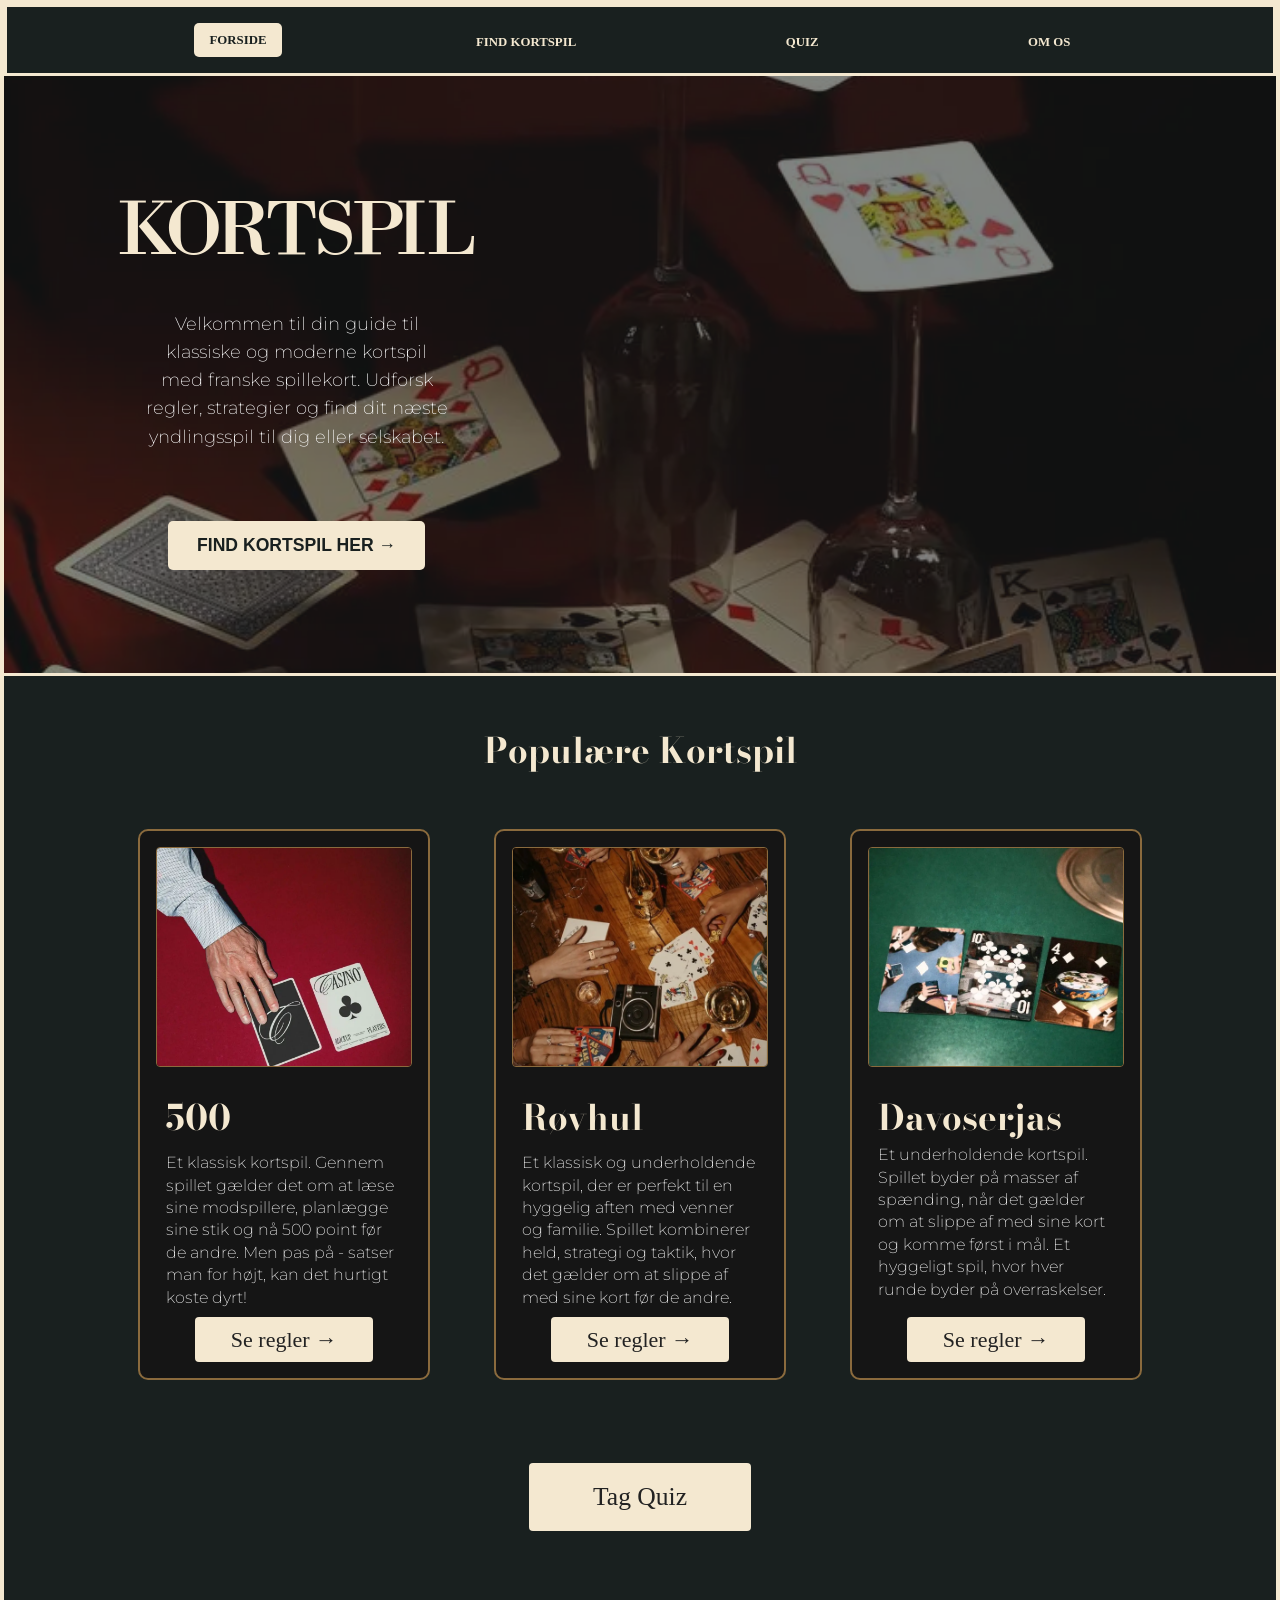
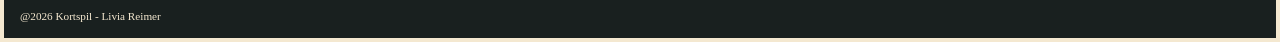
<file: index.html>
<!DOCTYPE html>
<html lang="da">

<head>
    <meta charset="UTF-8">
    <meta name="robots" content="noindex">
    <link rel="stylesheet" href="style.css">
    <link rel="stylesheet" href="layout.css">
    <meta name="viewport" content="width=device-width, initial-scale=1.0">
    <link rel="preconnect" href="https://fonts.googleapis.com">
    <link rel="preconnect" href="https://fonts.gstatic.com" crossorigin>
    <link
        href="https://fonts.googleapis.com/css2?family=Archivo+Black&family=Chewy&family=Montserrat:ital,wght@0,100..900;1,100..900&display=swap"
        rel="stylesheet">
    <link rel="preconnect" href="https://fonts.googleapis.com">
    <link rel="preconnect" href="https://fonts.gstatic.com" crossorigin>
    <link
        href="https://fonts.googleapis.com/css2?family=Archivo+Black&family=Bodoni+Moda:ital,opsz,wght@0,6..96,400..900;1,6..96,400..900&family=Chewy&family=Montserrat:ital,wght@0,100..900;1,100..900&display=swap"
        rel="stylesheet">
    <title>Forside</title>
    <link rel="icon" type="image/x-icon" href="img/favicon (1).ico">
</head>

<body>
    <header>
        <nav>
            <ul class="navbar">
                <li><a href="index.html" class="nav-item-active">Forside</a></li>
                <li><a href="findkortspil.html" class="nav-item">Find Kortspil</a></li>
                <li><a href="#" class="nav-item">Quiz</a></li>
                <li><a href="#" class="nav-item">Om os</a>
                </li>
            </ul>
        </nav>
    </header>
    <main>
        <section class="heroindex">
            <div class="hero_content">
                <div>
                    <h1>KORTSPIL</h1>
                </div>
                <div>
                    <p>
                        Velkommen til din guide til klassiske og moderne kortspil med franske spillekort. Udforsk
                        regler, strategier og find dit
                        næste yndlingsspil til dig eller&nbsp;selskabet.
                    </p>
                </div>
                <div>
                    <a href="findkortspil.html" class="hero-button">FIND KORTSPIL HER →</a>
                </div>
            </div>
        </section>
        <div>
            <h2 class="popularcardsh2">Populære Kortspil</h2>
        </div>
        <div class="kortspil-container">
            <div>
                <article class="card">
                    <div>
                        <img class="card-image" src="img/500.webp" alt="femhundrede">
                    </div>
                    <div>
                        <h2 class="femhundredeoverskrift">500</h2>
                    </div>
                    <div>
                        <p class="femhundredep">Et klassisk kortspil. Gennem
                            spillet gælder det om
                            at læse sine modspillere,
                            planlægge sine stik og nå 500 point før de andre. Men pas på - satser man for højt, kan
                            det hurtigt koste dyrt!
                        </p>
                    </div>
                    <div><a href="femhundrede.html" class="card-button">Se regler →</a></div>
                </article>
                <article class="card">
                    <div>
                        <img class="card-image" src="img/roevhul.webp" alt="Roevhul">
                    </div>
                    <div>
                        <h2 class="femhundredeoverskrift">Røvhul</h2>
                    </div>
                    <div>
                        <p class="femhundredep">Et klassisk og underholdende kortspil, der er perfekt til en hyggelig
                            aften med venner og
                            familie. Spillet kombinerer
                            held, strategi og taktik, hvor det gælder om at slippe af med sine kort før de andre.
                        </p>
                    </div>
                    <div>
                        <a href="#" class="card-button">Se regler →</a>
                    </div>
                </article>
                <article class="card">
                    <div><img class="card-image" src="img/davoserjas.webp" alt="davoserjas"></div>
                    <div>
                        <div>
                            <h2 class="femhundredeoverskrift">Davoserjas</h2>
                        </div>
                        <p class="femhundredep">Et underholdende kortspil. Spillet byder på masser af
                            spænding, når det gælder om at slippe af med sine kort og komme først i mål. Et
                            hyggeligt spil, hvor hver runde byder på&nbsp;overraskelser.</p>
                    </div>
                    <div>
                        <a href="#" class="card-button">Se regler →</a>
                    </div>
                </article>
                <div>
                    <a href="#" class="tagquiz">Tag Quiz</a>
                </div>
            </div>
        </div>

    </main>
    <footer class="footer">@2026 Kortspil - Livia Reimer</footer>





</body>

</html>
</file>
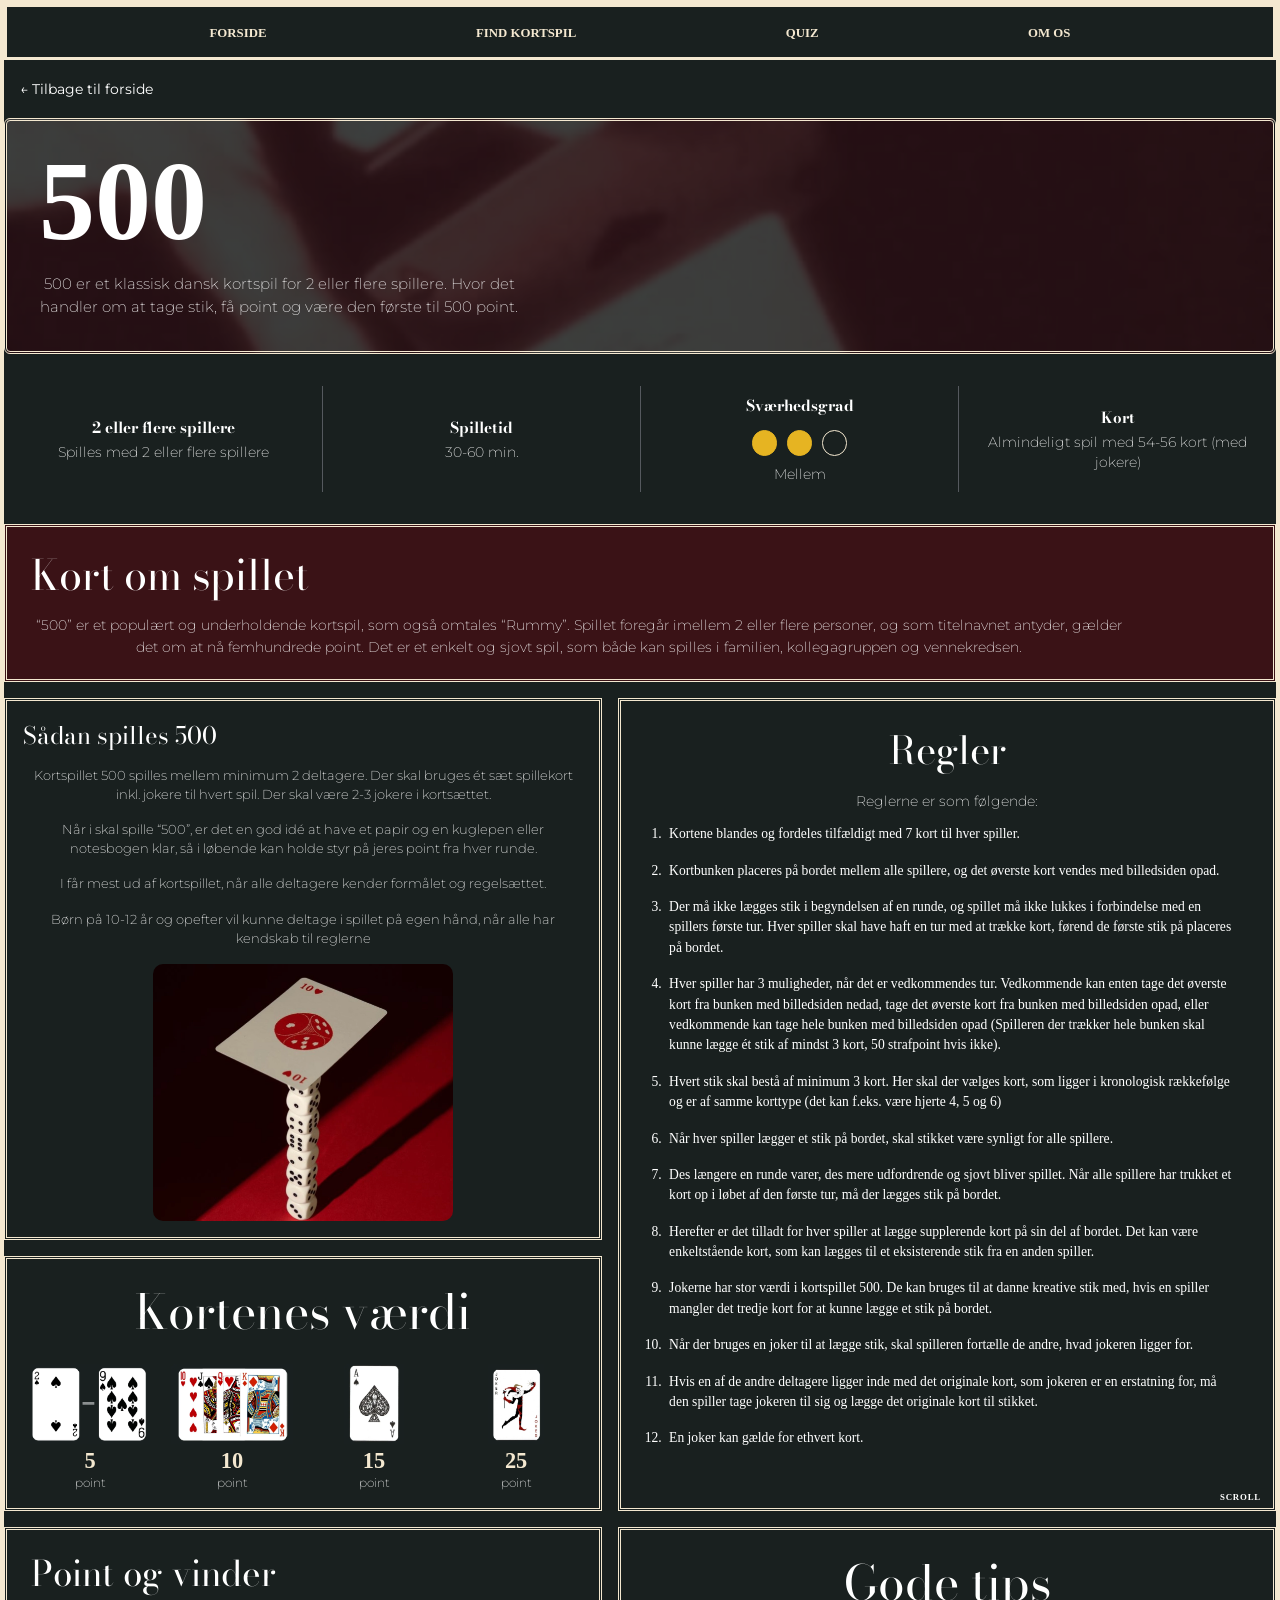
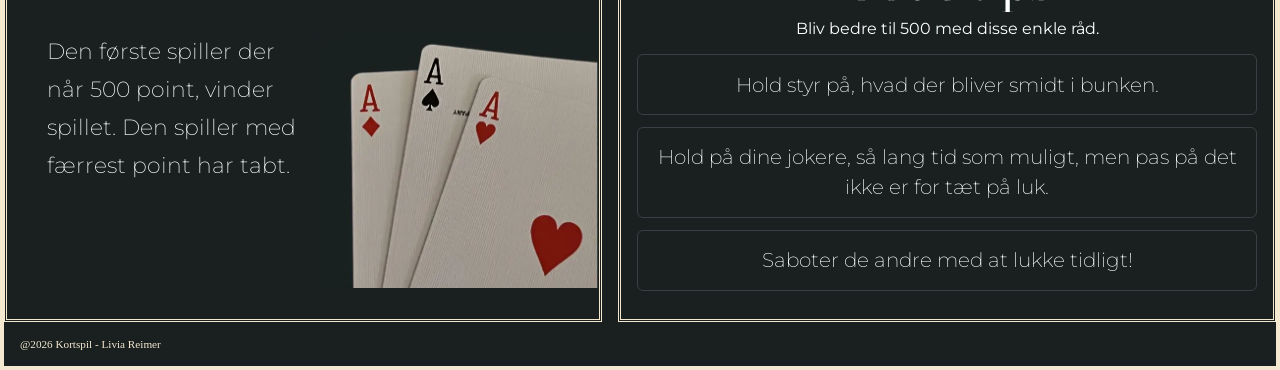
<file: femhundrede.html>
<!DOCTYPE html>
<html lang="da">

<head>
    <meta charset="UTF-8">
    <meta name="robots" content="noindex">
    <meta name="viewport" content="width=device-width, initial-scale=1.0">
    <link rel="stylesheet" href="style.css">
    <link rel="stylesheet" href="layout.css">
    <link rel="preconnect" href="https://fonts.googleapis.com">
    <link rel="preconnect" href="https://fonts.gstatic.com" crossorigin>
    <link
        href="https://fonts.googleapis.com/css2?family=Archivo+Black&family=Chewy&family=Montserrat:ital,wght@0,100..900;1,100..900&display=swap"
        rel="stylesheet">
    <title>500</title>
    <link rel="icon" type="image/x-icon" href="img/favicon (1).ico">
</head>

<body>
    <header>
        <nav>
            <ul class="navbar">
                <li><a href="index.html" class="nav-item">Forside</a></li>
                <li><a href="findkortspil.html" class="nav-item">Find Kortspil</a></li>
                <li><a href="#" class="nav-item">Quiz</a></li>
                <li><a href="#" class="nav-item">Om os</a>
                </li>
            </ul>
        </nav>
    </header>
    <main class="side-500">
        <a href="index.html" class="tilbage">← Tilbage til forside</a>
        <section class="gameintro">
            <h1>500</h1>
            <p>500 er et klassisk dansk kortspil for 2 eller flere spillere. Hvor det handler om at tage stik, få point
                og være den
                første til 500 point.</p>
        </section>
        <section class="gameinfo">
            <div class="info-item">
                <h2>2 eller flere spillere</h2>
                <p>Spilles med 2 eller flere spillere</p>
            </div>

            <div class="info-item">
                <h2>Spilletid</h2>
                <p>30-60 min.</p>
            </div>
            <div class="info-item">
                <h2>Sværhedsgrad</h2>
                <div class="difficulty-level2-femhundrede">
                    <span></span>
                    <span></span>
                    <span></span>
                </div>
                <p>Mellem</p>
            </div>
            <div class="info-item">
                <h2>Kort</h2>
                <p>Almindeligt spil med 54-56 kort (med jokere)</p>
            </div>

        </section>

        <section class="about-game">

            <h2>Kort om spillet</h2>
            <p>“500” er et populært og underholdende kortspil, som også omtales “Rummy”. Spillet foregår imellem 2 eller
                flere
                personer, og som titelnavnet antyder, gælder det om at nå femhundrede point. Det er et enkelt og sjovt
                spil, som både
                kan spilles i familien, kollegagruppen og vennekredsen.</p>
        </section>
        <section class="howto">
            <h2>Sådan spilles 500</h2>
            <p>Kortspillet 500 spilles mellem minimum 2 deltagere. Der skal bruges ét sæt spillekort inkl. jokere til
                hvert spil. Der
                skal være 2-3 jokere i kortsættet.</p>
            <p>Når i skal spille “500”, er det en god idé at have et papir og en kuglepen eller notesbogen klar, så i
                løbende kan holde
                styr på jeres point fra hver runde.</p>
            <p>I får mest ud af kortspillet, når alle deltagere kender formålet og regelsættet.
            </p>
            <p>Børn på 10-12 år og opefter vil kunne deltage i spillet på egen hånd, når alle har kendskab til reglerne
            </p>
            <img src="img/saadanspilles.webp" alt="Saadan spilles">
        </section>
        <section class="rules">
            <h2>Regler</h2>
            <p>Reglerne er som følgende:</p>
            <ol>
                <li>Kortene blandes og fordeles tilfældigt med 7 kort til hver spiller.</li>
                <li>Kortbunken placeres på bordet mellem alle spillere, og det øverste kort vendes med billedsiden opad.
                </li>
                <li>Der må ikke lægges stik i begyndelsen af en runde, og spillet må ikke lukkes i forbindelse med en
                    spillers første tur.
                    Hver spiller skal have haft en tur med at trække kort, førend de første stik på placeres på bordet.
                </li>
                <li>Hver spiller har 3 muligheder, når det er vedkommendes tur. Vedkommende kan enten tage det øverste
                    kort fra bunken med
                    billedsiden nedad, tage det øverste kort fra bunken med billedsiden opad, eller vedkommende kan tage
                    hele bunken med
                    billedsiden opad (Spilleren der trækker hele bunken skal kunne lægge ét stik af mindst 3 kort, 50
                    strafpoint hvis ikke).</li>
                <li>Hvert stik skal bestå af minimum 3 kort. Her skal der vælges kort, som ligger i kronologisk
                    rækkefølge og er af samme
                    korttype (det kan f.eks. være hjerte 4, 5 og 6)
                </li>
                <li>Når hver spiller lægger et stik på bordet, skal stikket være synligt for alle spillere.</li>
                <li>Des længere en runde varer, des mere udfordrende og sjovt bliver spillet. Når alle spillere har
                    trukket et kort op i
                    løbet af den første tur, må der lægges stik på bordet.
                </li>
                <li>Herefter er det tilladt for hver spiller at lægge supplerende kort på sin del af bordet. Det kan
                    være enkeltstående
                    kort, som kan lægges til et eksisterende stik fra en anden spiller.</li>
                <li>Jokerne har stor værdi i kortspillet 500. De kan bruges til at danne kreative stik med, hvis en
                    spiller mangler det
                    tredje kort for at kunne lægge et stik på bordet.</li>
                <li>Når der bruges en joker til at lægge stik, skal spilleren fortælle de andre, hvad jokeren ligger
                    for.</li>
                <li>Hvis en af de andre deltagere ligger inde med det originale kort, som jokeren er en erstatning for,
                    må den spiller tage
                    jokeren til sig og lægge det originale kort til stikket.</li>
                <li>En joker kan gælde for ethvert kort.</li>
                <li>Alle ens stik og kort der lægges til, skal placeres på bordet ud for ens plads, så det er nemt at
                    kunne tælle point
                    efter hver runde.
                </li>
                <li>En runde afsluttes eller lukkes, når én af spillerne ikke har flere kort på sin hånd.</li>
            </ol>
        </section>
        <section class="card-values">
            <h2>Kortenes værdi</h2>
            <div class="value-item">
                <div class="cards500">
                    <img src="img/fempoint.webp" alt="5">
                </div>
                <h3>5</h3>
                <p>point</p>
            </div>
            <div class="value-item">
                <img src="img/tipoint.webp" alt="10">
                <h3>10</h3>
                <p>point</p>
            </div>
            <div class="value-item">
                <img src="img/femtempoint.webp" alt="15">
                <h3>15</h3>
                <p>point</p>
            </div>
            <div class="value-item">
                <img src="img/femogtyvepoint.webp" alt="25">
                <h3>25</h3>
                <p>point</p>
            </div>
        </section>
        <section class="points-winner">
            <h2>Point og vinder</h2>
            <p>Den første spiller der når 500 point, vinder spillet. Den spiller med færrest point har tabt.</p>
            <div class="winner-image">
                <img src="img/pointogvinder.webp" alt="vinder">
            </div>
        </section>
        <section class="tips">
            <h2>Gode tips</h2>

            <h3>Bliv bedre til 500 med disse enkle råd.</h3>
            <div class="tip">
                <p>Hold styr på, hvad der bliver smidt i bunken.
                </p>
            </div>
            <div class="tip">
                <p>Hold på dine jokere, så lang tid som muligt, men pas på det ikke er for tæt på luk.</p>
            </div>
            <div class="tip">
                <p>Saboter de andre med at lukke tidligt!</p>
            </div>
        </section>
    </main>
    <footer class="footer">@2026 Kortspil - Livia Reimer</footer>

</body>

</html>
</file>
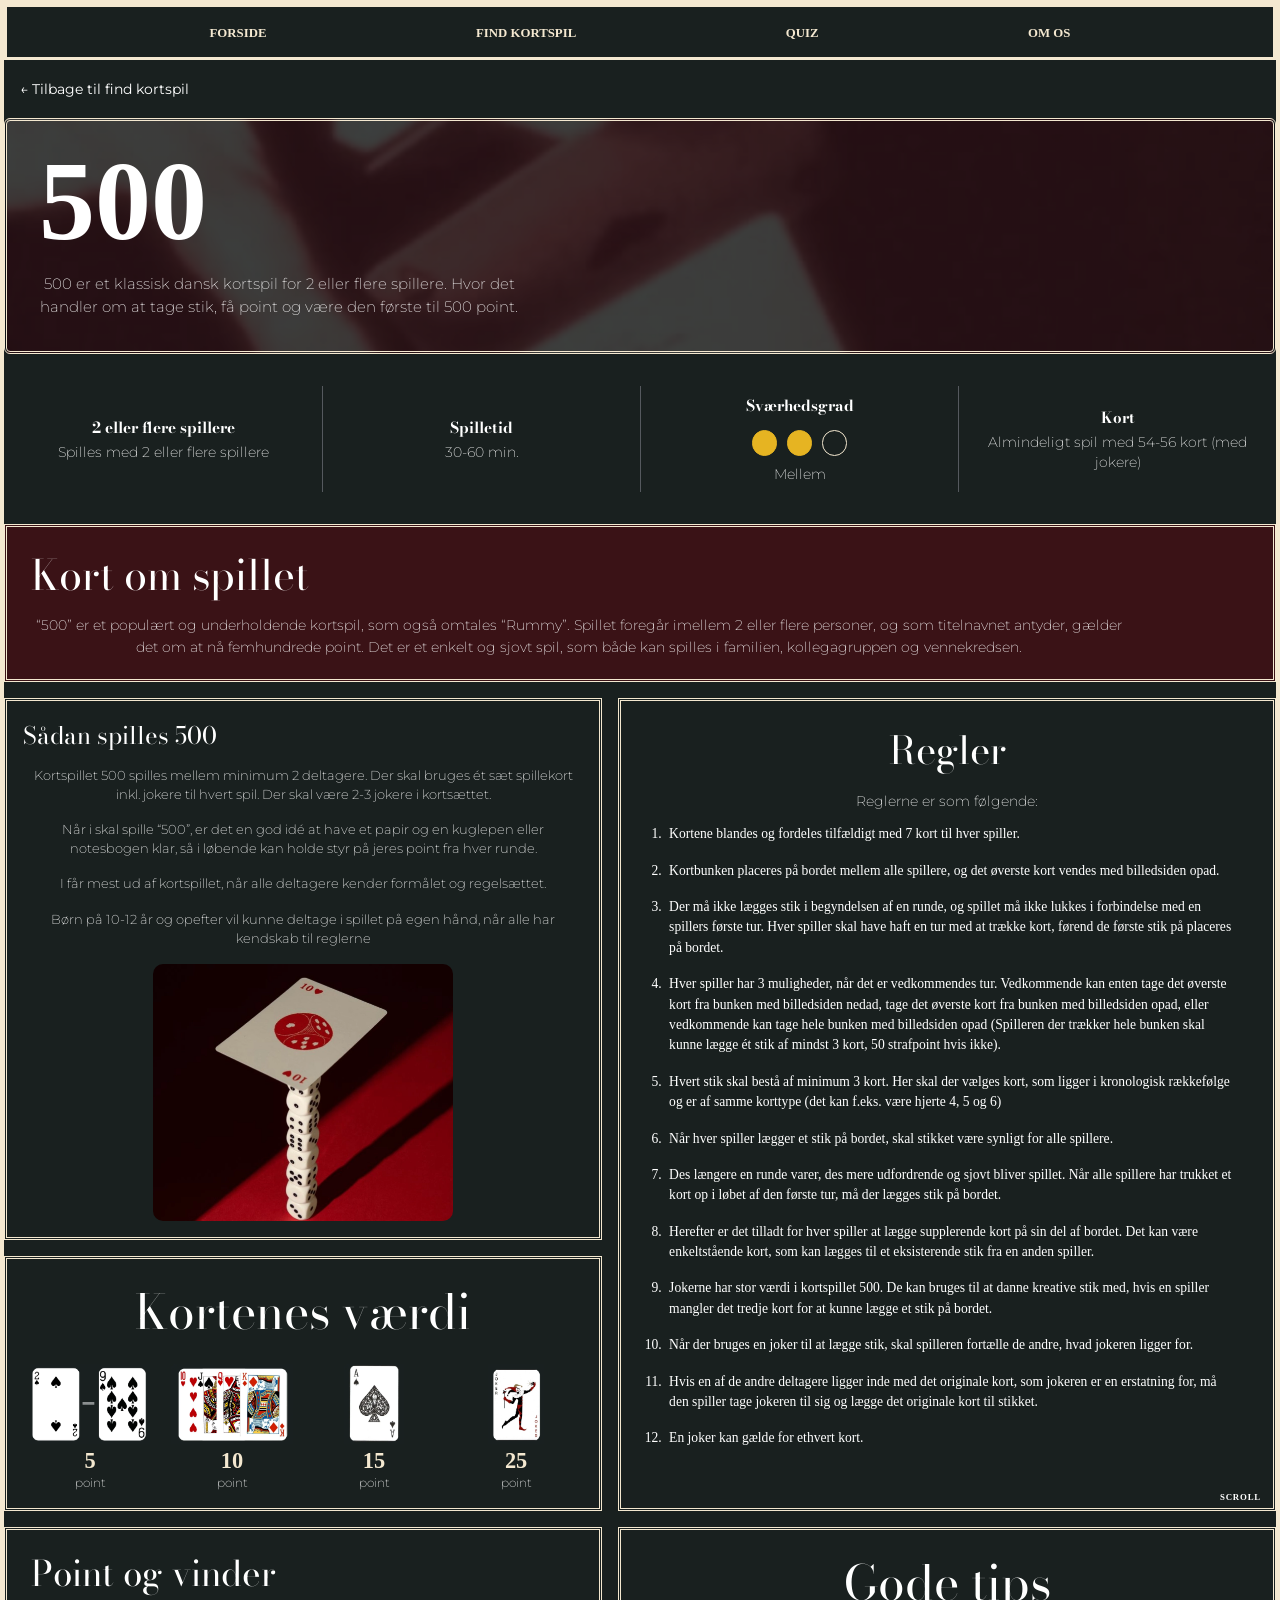
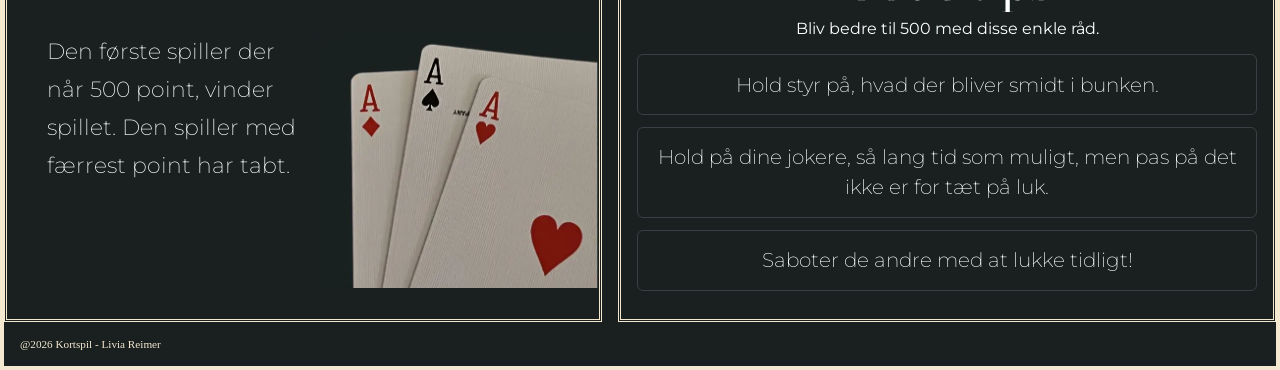
<file: femhundredecopy.html>
<!DOCTYPE html>
<html lang="da">

<head>
    <meta charset="UTF-8">
    <meta name="robots" content="noindex">
    <meta name="viewport" content="width=device-width, initial-scale=1.0">
    <link rel="stylesheet" href="style.css">
    <link rel="stylesheet" href="layout.css">
    <link rel="preconnect" href="https://fonts.googleapis.com">
    <link rel="preconnect" href="https://fonts.gstatic.com" crossorigin>
    <link
        href="https://fonts.googleapis.com/css2?family=Archivo+Black&family=Chewy&family=Montserrat:ital,wght@0,100..900;1,100..900&display=swap"
        rel="stylesheet">
    <title>500</title>
    <link rel="icon" type="image/x-icon" href="img/favicon (1).ico">
</head>

<body>
    <header>
        <nav>
            <ul class="navbar">
                <li><a href="index.html" class="nav-item">Forside</a></li>
                <li><a href="findkortspil.html" class="nav-item">Find Kortspil</a></li>
                <li><a href="#" class="nav-item">Quiz</a></li>
                <li><a href="#" class="nav-item">Om os</a>
                </li>
            </ul>
        </nav>
    </header>
    <main class="side-500">
        <a href="findkortspil.html" class="tilbage">← Tilbage til find kortspil</a>
        <section class="gameintro">
            <h1>500</h1>
            <p>500 er et klassisk dansk kortspil for 2 eller flere spillere. Hvor det handler om at tage stik, få point
                og være den
                første til 500 point.</p>
        </section>
        <section class="gameinfo">
            <div class="info-item">
                <h2>2 eller flere spillere</h2>
                <p>Spilles med 2 eller flere spillere</p>
            </div>

            <div class="info-item">
                <h2>Spilletid</h2>
                <p>30-60 min.</p>
            </div>
            <div class="info-item">
                <h2>Sværhedsgrad</h2>
                <div class="difficulty-level2-femhundrede">
                    <span></span>
                    <span></span>
                    <span></span>
                </div>
                <p>Mellem</p>
            </div>
            <div class="info-item">
                <h2>Kort</h2>
                <p>Almindeligt spil med 54-56 kort (med jokere)</p>
            </div>

        </section>

        <section class="about-game">

            <h2>Kort om spillet</h2>
            <p>“500” er et populært og underholdende kortspil, som også omtales “Rummy”. Spillet foregår imellem 2 eller
                flere
                personer, og som titelnavnet antyder, gælder det om at nå femhundrede point. Det er et enkelt og sjovt
                spil, som både
                kan spilles i familien, kollegagruppen og vennekredsen.</p>
        </section>
        <section class="howto">
            <h2>Sådan spilles 500</h2>
            <p>Kortspillet 500 spilles mellem minimum 2 deltagere. Der skal bruges ét sæt spillekort inkl. jokere til
                hvert spil. Der
                skal være 2-3 jokere i kortsættet.</p>
            <p>Når i skal spille “500”, er det en god idé at have et papir og en kuglepen eller notesbogen klar, så i
                løbende kan holde
                styr på jeres point fra hver runde.</p>
            <p>I får mest ud af kortspillet, når alle deltagere kender formålet og regelsættet.
            </p>
            <p>Børn på 10-12 år og opefter vil kunne deltage i spillet på egen hånd, når alle har kendskab til reglerne
            </p>
            <img src="img/saadanspilles.webp" alt="Saadan spilles">
        </section>
        <section class="rules">
            <h2>Regler</h2>
            <p>Reglerne er som følgende:</p>
            <ol>
                <li>Kortene blandes og fordeles tilfældigt med 7 kort til hver spiller.</li>
                <li>Kortbunken placeres på bordet mellem alle spillere, og det øverste kort vendes med billedsiden opad.
                </li>
                <li>Der må ikke lægges stik i begyndelsen af en runde, og spillet må ikke lukkes i forbindelse med en
                    spillers første tur.
                    Hver spiller skal have haft en tur med at trække kort, førend de første stik på placeres på bordet.
                </li>
                <li>Hver spiller har 3 muligheder, når det er vedkommendes tur. Vedkommende kan enten tage det øverste
                    kort fra bunken med
                    billedsiden nedad, tage det øverste kort fra bunken med billedsiden opad, eller vedkommende kan tage
                    hele bunken med
                    billedsiden opad (Spilleren der trækker hele bunken skal kunne lægge ét stik af mindst 3 kort, 50
                    strafpoint hvis ikke).</li>
                <li>Hvert stik skal bestå af minimum 3 kort. Her skal der vælges kort, som ligger i kronologisk
                    rækkefølge og er af samme
                    korttype (det kan f.eks. være hjerte 4, 5 og 6)
                </li>
                <li>Når hver spiller lægger et stik på bordet, skal stikket være synligt for alle spillere.</li>
                <li>Des længere en runde varer, des mere udfordrende og sjovt bliver spillet. Når alle spillere har
                    trukket et kort op i
                    løbet af den første tur, må der lægges stik på bordet.
                </li>
                <li>Herefter er det tilladt for hver spiller at lægge supplerende kort på sin del af bordet. Det kan
                    være enkeltstående
                    kort, som kan lægges til et eksisterende stik fra en anden spiller.</li>
                <li>Jokerne har stor værdi i kortspillet 500. De kan bruges til at danne kreative stik med, hvis en
                    spiller mangler det
                    tredje kort for at kunne lægge et stik på bordet.</li>
                <li>Når der bruges en joker til at lægge stik, skal spilleren fortælle de andre, hvad jokeren ligger
                    for.</li>
                <li>Hvis en af de andre deltagere ligger inde med det originale kort, som jokeren er en erstatning for,
                    må den spiller tage
                    jokeren til sig og lægge det originale kort til stikket.</li>
                <li>En joker kan gælde for ethvert kort.</li>
                <li>Alle ens stik og kort der lægges til, skal placeres på bordet ud for ens plads, så det er nemt at
                    kunne tælle point
                    efter hver runde.
                </li>
                <li>En runde afsluttes eller lukkes, når én af spillerne ikke har flere kort på sin hånd.</li>
            </ol>
        </section>
        <section class="card-values">
            <h2>Kortenes værdi</h2>
            <div class="value-item">
                <div class="cards500">
                    <img src="img/fempoint.webp" alt="5">
                </div>
                <h3>5</h3>
                <p>point</p>
            </div>
            <div class="value-item">
                <img src="img/tipoint.webp" alt="10">
                <h3>10</h3>
                <p>point</p>
            </div>
            <div class="value-item">
                <img src="img/femtempoint.webp" alt="15">
                <h3>15</h3>
                <p>point</p>
            </div>
            <div class="value-item">
                <img src="img/femogtyvepoint.webp" alt="25">
                <h3>25</h3>
                <p>point</p>
            </div>
        </section>
        <section class="points-winner">
            <h2>Point og vinder</h2>
            <p>Den første spiller der når 500 point, vinder spillet. Den spiller med færrest point har tabt.</p>
            <div class="winner-image">
                <img src="img/pointogvinder.webp" alt="vinder">
            </div>
        </section>
        <section class="tips">
            <h2>Gode tips</h2>

            <h3>Bliv bedre til 500 med disse enkle råd.</h3>
            <div class="tip">
                <p>Hold styr på, hvad der bliver smidt i bunken.
                </p>
            </div>
            <div class="tip">
                <p>Hold på dine jokere, så lang tid som muligt, men pas på det ikke er for tæt på luk.</p>
            </div>
            <div class="tip">
                <p>Saboter de andre med at lukke tidligt!</p>
            </div>
        </section>
    </main>
    <footer class="footer">@2026 Kortspil - Livia Reimer</footer>

</body>

</html>
</file>
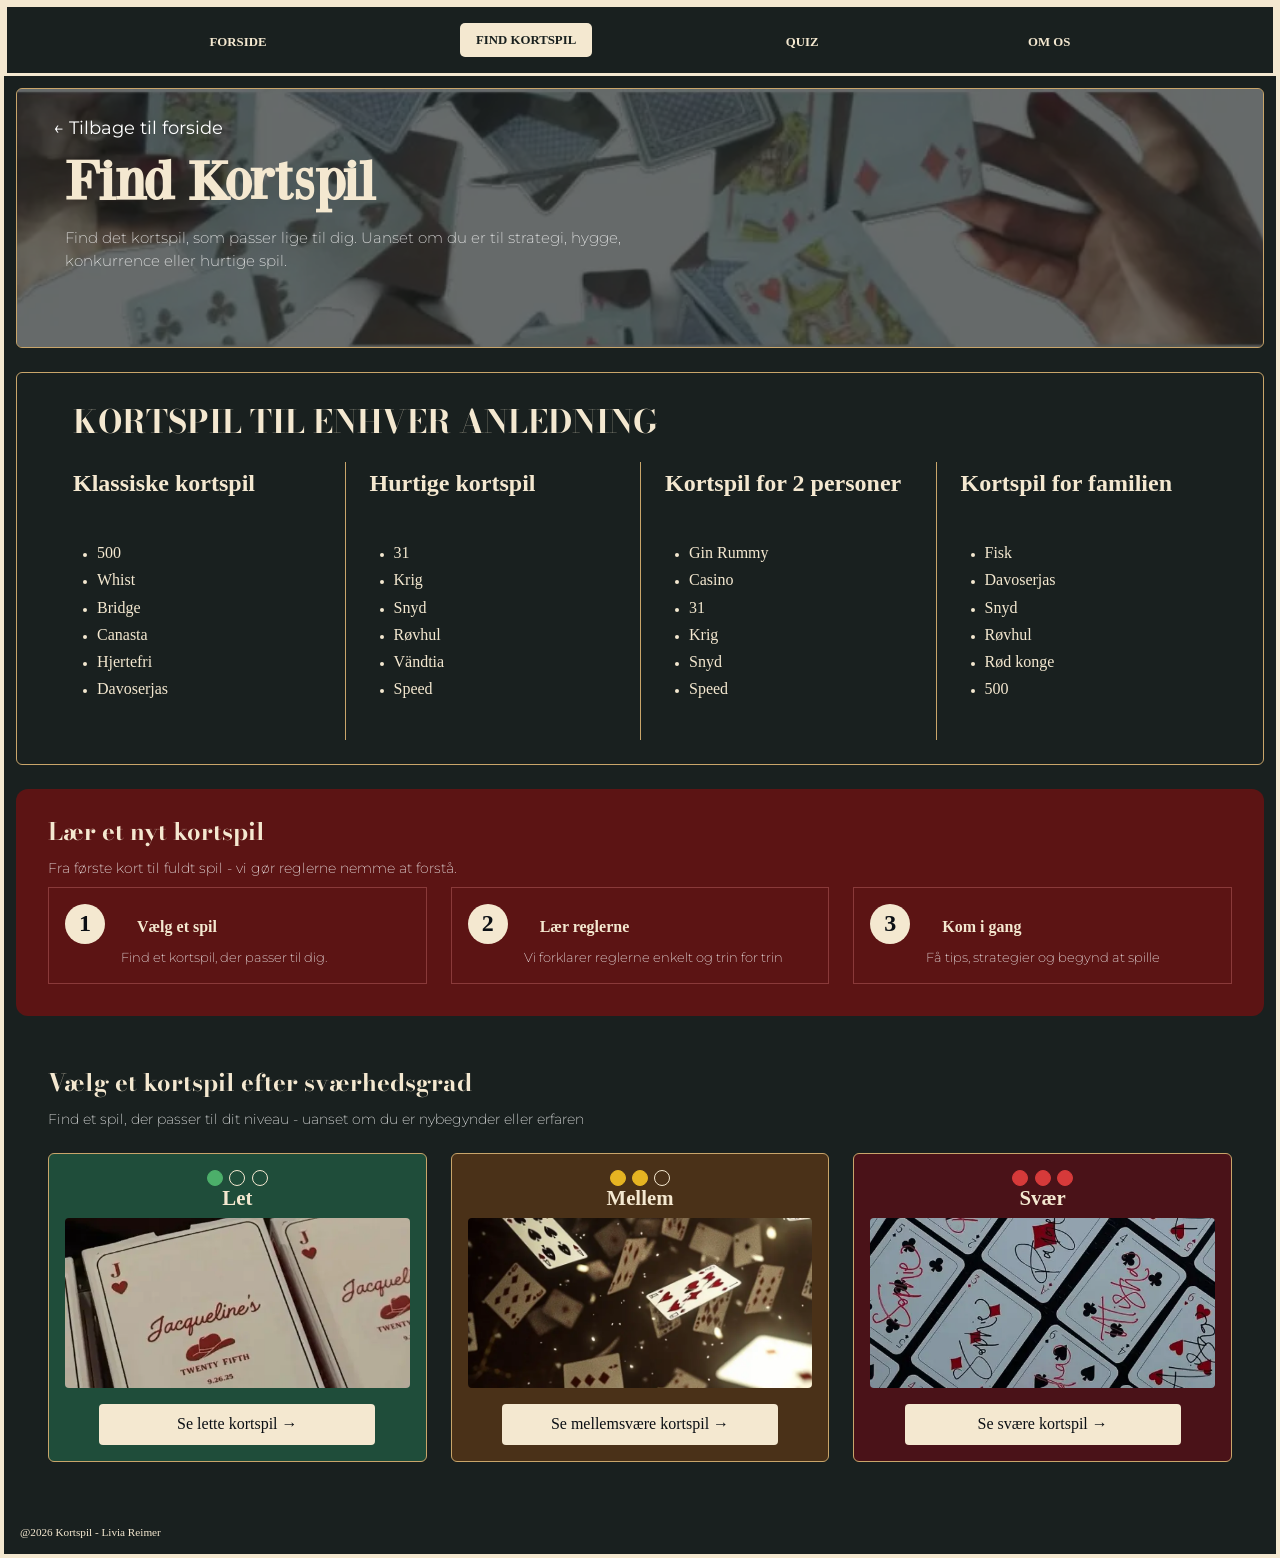
<file: findkortspil.html>
<!DOCTYPE html>
<html lang="da">

<head>
    <meta charset="UTF-8">
    <meta name="robots" content="noindex">
    <link rel="stylesheet" href="style.css">
    <link rel="stylesheet" href="layout.css">
    <meta name="viewport" content="width=device-width, initial-scale=1.0">
    <link rel="preconnect" href="https://fonts.googleapis.com">
    <link rel="preconnect" href="https://fonts.gstatic.com" crossorigin>
    <link
        href="https://fonts.googleapis.com/css2?family=Archivo+Black&family=Chewy&family=Montserrat:ital,wght@0,100..900;1,100..900&display=swap"
        rel="stylesheet">
    <title>findkortspil</title>
    <link rel="icon" type="image/x-icon" href="img/favicon (1).ico">
</head>

<body>
    <header>
        <nav>
            <ul class="navbar">
                <li><a href="index.html" class="nav-item">Forside</a></li>
                <li><a href="findkortspil.html" class="nav-item-active">Find Kortspil</a></li>
                <li><a href="#" class="nav-item">Quiz</a></li>
                <li><a href="#" class="nav-item">Om os</a>
                </li>
            </ul>
        </nav>
    </header>
    <main>
        <section class="hero-findkortspil">
            <div class="hero_content2">
                <div>
                    <a href="index.html" class="tilbage"> ← Tilbage til forside </a>
                </div>

                <div>
                    <h1 class="findkortspilh1">Find Kortspil</h1>
                </div>
                <div>
                    <p>
                        Find det kortspil, som passer lige til dig. Uanset om du er til strategi, hygge, konkurrence
                        eller hurtige spil.
                    </p>
                </div>
            </div>
            <div class="hero-image">
                <div>
                    <img class="findkortimg" src="img/findkortspil.webp" alt="Find kortspil">
                </div>
            </div>
        </section>
        <section class="punkter">
            <h2>Kortspil til enhver&nbsp;anledning</h2>

            <div class="category">
                <h3 class="punkterh3">Klassiske kortspil</h3>
                <div>
                    <ul class="punktformercategory">
                        <li><a href="femhundredecopy.html">500</a></li>
                        <li><a href="#.html">Whist</a></li>
                        <li><a href="#.html">Bridge</a></li>
                        <li><a href="#.html">Canasta</a></li>
                        <li><a href="#.html">Hjertefri</a></li>
                        <li><a href="#.html">Davoserjas</a></li>
                    </ul>
                </div>
            </div>
            <div class="category">
                <h3 class="punkterh3">Hurtige kortspil</h3>
                <div>
                    <ul class="punktformercategory">
                        <li><a href="#.html">31</a></li>
                        <li><a href="#.html">Krig</a></li>
                        <li><a href="#.html">Snyd</a></li>
                        <li><a href="#.html">Røvhul</a></li>
                        <li><a href="#.html">Vändtia</a></li>
                        <li><a href="#.html">Speed</a></li>
                    </ul>
                </div>
            </div>
            <div class="category">
                <h3 class="punkterh3">Kortspil&nbsp;for&nbsp;2&nbsp;personer</h3>
                <div>
                    <ul class="punktformercategory">
                        <li><a href="#.html">Gin Rummy</a></li>
                        <li><a href="#.html">Casino</a></li>
                        <li><a href="#.html">31</a></li>
                        <li><a href="#.html">Krig</a></li>
                        <li><a href="#.html">Snyd</a></li>
                        <li><a href="#.html">Speed</a></li>
                    </ul>
                </div>
            </div>
            <div class="category">
                <h3 class="punkterh3">Kortspil&nbsp;for&nbsp;familien</h3>
                <div>
                    <ul class="punktformercategory">
                        <li><a href="#.html">Fisk</a></li>
                        <li><a href="#.html">Davoserjas</a></li>
                        <li><a href="#.html">Snyd</a></li>
                        <li><a href="#.html">Røvhul</a></li>
                        <li><a href="#.html">Rød konge</a></li>
                        <li><a href="femhundredecopy.html">500</a></li>
                    </ul>
                </div>
            </div>
        </section>

        <section class="steps">
            <h2>Lær et nyt kortspil</h2>
            <p>
                Fra første kort til fuldt spil - vi gør reglerne nemme at forstå.
            </p>
            <div class="step">
                <div class="number">1</div>
                <h3 class="steph3">Vælg et spil</h3>
                <p class="stepp">Find et kortspil, der passer til dig.</p>
            </div>
            <div class="step">
                <div class="number">2</div>
                <h3 class="steph3">Lær reglerne</h3>
                <p class="stepp">Vi forklarer reglerne enkelt og trin for trin</p>
            </div>
            <div class="step">
                <div class="number">3</div>
                <h3 class="steph3">Kom i gang</h3>
                <p class="stepp">Få tips, strategier og begynd at spille</p>
            </div>
        </section>
        <section class="levelcard">
            <h2 class="levelcardh2">Vælg et kortspil<br> efter sværhedsgrad</h2>
            <p>Find et spil, der passer til dit niveau - uanset om du er nybegynder eller erfaren</p>
            <div class="difficulty-card1">
                <div class="difficulty-level1">
                    <span></span>
                    <span></span>
                    <span></span>
                </div>
                <h3>Let</h3>
                <img src="img/let.webp" alt="Let">
                <a href="#">Se lette kortspil →</a>
            </div>
            <div class="difficulty-card2">
                <div class="difficulty-level2">
                    <span></span>
                    <span></span>
                    <span></span>
                </div>
                <h3>Mellem</h3>
                <img src="img/mellem.webp" alt="Mellem">
                <a href="#">Se mellemsvære kortspil →</a>
            </div>
            <div class="difficulty-card3">
                <div class="difficulty-level3">
                    <span></span>
                    <span></span>
                    <span></span>
                </div>
                <h3>Svær</h3>
                <img src="img/svær.webp" alt="Svær">
                <a href="#">Se svære kortspil →</a>
            </div>
        </section>
    </main>
    <footer class="footer">@2026 Kortspil - Livia Reimer</footer>

</body>

</html>
</file>
<file: style.css>
/*************** Reset *********************/

/*Til h2*/
@import url("https://fonts.googleapis.com/css2?family=Archivo+Black&family=Bodoni+Moda:ital,opsz,wght@0,6..96,400..900;1,6..96,400..900&family=Chewy&family=Montserrat:ital,wght@0,100..900;1,100..900&display=swap");

/*Til P*/
@import url("https://fonts.googleapis.com/css2?family=Archivo+Black&family=Chewy&family=Montserrat:ital,wght@0,100..900;1,100..900&display=swap");
* {
  margin: 0;
  padding: 0;
  box-sizing: border-box;
}

img {
  width: 100%;
  height: auto;
  display: block;
}

/*******fonts*****/

p {
  font-family: "Montserrat", sans-serif;
}

@font-face {
  font-family: "Bodoni";
  src: url(./fonts/bodonixt-webfont.woff);
  font-weight: normal;
  font-style: normal;
}

h2 {
  font-family: "Bodoni Moda", serif;
  color: #f4e8d0;
  font-size: 35px;
}

/***********Body***********/
body {
  background-color: #19201f;
  margin: 0;
  padding: 0;
  border: 4px solid #f4e8d0;
  min-height: 100vh;
  box-sizing: border-box;
}

/***************P TEKST**********************/

p {
  color: white;
  font-size: 20px;
  line-height: 1.5;
  text-align: center;
  font-weight: 200;
}
/*MENU */

.navbar {
  background-color: #19201f;
  border: 3px solid #f4e8d0;
  border-radius: 0%;
  list-style: none;
  width: 100%;
  display: flex;
  align-items: center;
  justify-content: center;
  gap: 8px;
  padding: 10px;
  box-sizing: border-box;
}

.nav-item {
  color: #f4e8d0;

  font-family: Georgia, "Times New Roman", serif;
  font-size: 16px;
  font-weight: 700;

  text-decoration: none;

  padding: 10px 8px;
}

.nav-item-active {
  background-color: #f4e8d0;
  color: #19201f;

  font-family: Georgia, "Times New Roman", serif;
  font-size: 16px;
  font-weight: 700;

  text-decoration: none;
  border-radius: 5px;

  padding: 10px 15px;
  display: block;
}

/* HERO - STYLE*/

.heroindex {
  background-color: #19201f;
  position: relative;
  width: 100%;
  min-height: 600px;
  overflow: hidden;
  border-bottom: 3px solid #f4e8d0;
}

/* BAGGRUNDSBILLEDET*/

.heroindex::before {
  content: "";
  position: absolute;

  inset: 0;

  background-image: url("img/forside.webp");
  background-size: cover;
  background-position: center center;
  background-repeat: no-repeat;

  opacity: 0.45;

  z-index: 0;
}

/* OVERSKRIFT */

.hero_content {
  position: relative;
  z-index: 1;

  width: 90%;
  margin: 0 auto;
  padding-top: 30px;

  display: flex;
  flex-direction: column;
  align-items: center;
}

.hero_content h1 {
  color: #f4e8d0;

  font-family: "Bodoni";
  font-size: 70px;
  font-weight: 400;

  text-align: center;

  width: 100%;
  margin: 0;
}

/* TEKST */

.hero_content p {
  color: white;

  font-family: "Montserrat", sans-serif;
  font-size: 20px;
  line-height: 1.5;

  text-align: center;

  width: 90%;
  margin: auto;
  padding: 10px;
}

/* KNAP */

.hero-button {
  display: inline-block;

  padding: 15px 30px;

  background-color: #f4e8d0;
  color: #19201f;

  font-family: Arial, sans-serif;
  font-size: 16px;
  font-weight: 600;

  text-decoration: none;

  border-radius: 5px;
  border: none;

  margin-top: 20px;
}

/**POPULARCARDS**/
.popularcardsh2 {
  text-align: center;
  margin-top: 20px;
}

.card {
  width: 90%;
  margin: 20px auto;
  background-color: #151515;
  border: 2px solid #8a6a3d;
  border-radius: 10px;
  overflow: hidden;
}

.card h2 {
  margin-left: 10px;
}

.card p {
  margin-left: 10px;
  margin-right: 10px;
}

.card a {
  font-size: 22px;
}

.card-image {
  width: 100%;
  display: block;
  border: 1px solid #8a6a3d;
}

.femhundredeoverskrift {
  color: #f4e8d0;
  margin: 0 0 5px;
}

.femhundredep {
  color: white;
  line-height: 1.5;
}

.card-button {
  display: block;
  background-color: #f4e8d0;
  color: #222;
  text-align: center;
  padding: 10px;
  margin-top: 20px;
  text-decoration: none;
}

.tagquiz {
  display: block;
  background-color: #f4e8d0;
  color: #222;
  text-align: center;
  padding: 30px 10px;
  font-size: 28px;
  margin-top: 20px;
  border-radius: 10px;
  margin: 15px 10px;
  text-decoration: none;
}

/***************Find Kortspil****************/

.punktformercategory {
  padding: 30px;
}
:root {
  --bg: #0b0f14;
  --cream: #f4e8d0;
  --gold: #c9a56a;
  --white: #ffffff;
}

/*HERO*/

.hero-findkortspil {
  margin: 0.75rem;
  padding: 1rem;
  border: 1px solid var(--gold);
  border-radius: 6px;
}
.findkortspilh1 {
  font-family: "Bodoni", serif;
  color: var(--cream);
  font-size: 2.4rem;
  text-align: center;
  margin: 0 0 0.75rem;
}

.tilbage {
  display: inline-block;
  font-size: 0.8rem;
  color: var(--white);
  text-decoration: none;
  margin-bottom: 0.5rem;
  font-family: "Montserrat", sans-serif;
}
.hero_content2 p {
  font-size: 0.8rem;
  line-height: 1.5;
  color: white;
  margin: 0 0 1rem;
  font-family: "Montserrat", sans-serif;
}

.findkortimg {
  display: block;
  width: 100%;
  height: 170px;
  object-fit: cover;
  border-radius: 4px;
  opacity: 40%;
}

/***Kortspil til enhver anledning***/
.punkter {
  margin: 0.75rem;
  padding: 1.5rem 1rem 0.5rem;
  border: 1px solid var(--gold);
  border-radius: 6px;
}

.punkter h2 {
  font-size: 2rem;
  text-align: center;
  text-transform: uppercase;
  color: var(--cream);
  margin: 0 0 1.5rem;
  font-family: "Bodoni Moda", serif;
}

.punkterh3 {
  font-size: 1.5rem;
  text-align: center;
  color: var(--cream);
  margin: 0 0 0.75rem;
}

.punktformercategory {
  margin: 0;
  padding-left: 1.5rem;
  font-size: 0.8rem;
  line-height: 1.7;
  color: var(--cream);
  list-style: disc;
}
.punktformercategory a {
  color: var(--cream);
  text-decoration: none;
  font-size: 1rem;
}

.category {
  border-top: 1px solid var(--gold);
  padding: 1rem 0;
}

/***Lær et nyt kortspil***/
.steps {
  margin: 0.75rem;
  padding: 1.5rem 1rem;
  text-align: center;
  color: var(--cream);
  background: #5c1414;
  border-radius: 12px;
}
.steps h2 {
  font-size: 1.5rem;
  margin: 0 0 0.5rem;
}
.steps > p {
  font-size: 0.85rem;
  margin: 0 0 1.5rem;
}

.step {
  display: grid;
  grid-template-columns: auto 1fr;
  align-items: center;
  column-gap: 1rem;
  row-gap: 0.25rem;
  text-align: left;
  border: 1px solid #8a3a3a;
  padding: 1rem;
  margin-bottom: 1rem;
}

.number {
  width: 2.5rem;
  height: 2.5rem;
  border-radius: 50%;
  background: var(--cream);
  color: var(--bg);
  display: flex;
  align-items: center;
  justify-content: center;
  font-weight: bold;
  font-size: 1.5rem;
  grid-column: 1;
  grid-row: 1;
  align-self: end;
  text-align: left;
  margin: 0;
}

.steph3 {
  grid-column: 2;
  grid-row: 1;
  align-self: end;
  text-align: left;
  font-size: 1rem;
  margin: 0.5rem;
  margin-left: 1rem;
}

.stepp {
  grid-column: 2;
  grid-row: 2;
  align-self: start;
  text-align: left;
  font-size: 0.8rem;
  margin: 0;
}

/***Vælg efter sværhedsgrad***/
.levelcard {
  padding: 1.5rem 1rem;
  text-align: center;
  color: var(--cream);
}

.levelcardh2 {
  font-size: 1.5rem;
  margin: 0 0 0.5rem;
  font-family: "Bodoni Moda", serif;
}
.levelcard > p {
  font-size: 0.85rem;
  margin: 0 0 1.5rem;
}

.difficulty-card1,
.difficulty-card2,
.difficulty-card3 {
  border: 1px solid var(--gold);
  border-radius: 6px;
  padding: 1rem;
  margin-bottom: 1.5rem;
  text-align: center;
}

.difficulty-card1 {
  background: #1f4d3a;
}
.difficulty-card2 {
  background: #4a3118;
}

.difficulty-card3 {
  background: #4a1218;
}

.difficulty-card1 img,
.difficulty-card2 img,
.difficulty-card3 img {
  display: block;
  width: 100%;
  height: 150px;
  object-fit: cover;
  border-radius: 4px;
  margin: 0.5rem 0 1rem;
}
.difficulty-card1 h3,
.difficulty-card2 h3,
.difficulty-card3 h3 {
  font-size: 1.3rem;
  margin: 0;
}

.difficulty-card1 a,
.difficulty-card2 a,
.difficulty-card3 a {
  display: block;
  width: 80%;
  margin: 0 auto;
  padding: 0.7rem 0;
  background: var(--cream);
  color: var(--bg);
  text-decoration: none;
  border-radius: 4px;
}

/*Sværhedsprikker*/
.difficulty-level1,
.difficulty-level2,
.difficulty-level3 {
  display: flex;
  justify-content: center;
  gap: 0.4rem;
}
.difficulty-level1 span,
.difficulty-level2 span,
.difficulty-level3 span {
  width: 1rem;
  height: 1rem;
  border-radius: 50%;
  border: 1px solid var(--cream);
}

.difficulty-level1 span:nth-child(-n + 1) {
  background: #4caf6a;
  border-color: #4caf6a;
}
.difficulty-level2 span:nth-child(-n + 2) {
  background: #e6b422;
  border-color: #e6b422;
}
.difficulty-level3 span:nth-child(-n + 3) {
  background: #d63a3a;
  border-color: #d63a3a;
}

/********************500********************/

/***IMG***/
.gameintro {
  margin: 0.5rem 0.75rem;
  padding: 1rem 1rem 1.5rem;
  text-align: center;
  color: var(--cream);
  border: 1px solid var(--gold);
  border-radius: 6px;
  background:
    linear-gradient(rgba(11, 15, 20, 0.8), rgba(11, 15, 20, 0.8)),
    url("img/femhundrede.webp") center / cover no-repeat;
}

.gameintro h1 {
  color: white;
  font-size: 6.5rem;
  line-height: 1;
  margin: 0 0 1rem;
}

.gameintro p {
  font-size: 0.95rem;
  line-height: 1.5;
  margin: 0;
  text-wrap: balance;
}

/**INFO BOKS**/
.gameintro {
  margin: 0.75rem;
  padding: 0.5rem 1rem;
  border: 3px double var(--cream);
  color: var(--cream);
  text-align: center;
}
.info-item {
  padding: 1rem 0;
  border-bottom: 1px solid #55595e;
}

.info-item:last-child {
  border-bottom: none;
}

.info-item h2 {
  color: white;
  font-size: 0.95rem;
  margin: 0 0 0.25rem;
  text-align: center;
}

.info-item p {
  font-size: 0.85rem;
  line-height: 1.4;
  margin: 0;
}

/*Sværhedsprikker*/
.difficulty-level2-femhundrede {
  display: flex;
  justify-content: center;
  gap: 0.6rem;
  margin: 0.6rem 0;
}

.difficulty-level2-femhundrede span {
  width: 1.8rem;
  height: 1.8rem;
  border-radius: 50%;
  border: 1px solid var(--cream);
}

.difficulty-level2-femhundrede span:nth-child(-n + 2) {
  background: #e6b422;
  border-color: #e6b422;
}

/*KORT OM SPILLET*/
.about-game {
  margin: 0.75rem;
  padding: 1.25rem 1rem;
  background: #3a1216;
  border: 3px double var(--cream);
  color: var(--cream);
  text-align: center;
}

.about-game h2 {
  font-size: 3rem;
  font-weight: lighter;
  color: white;
  margin: 0 0 1rem;
}

.about-game p {
  font-size: 0.85rem;
  line-height: 1.5;
  margin: 0;
}

/*SÅDAN SPILLES 500*/
.howto {
  margin: 0.75rem;
  padding: 1rem;
  border: 3px double var(--cream);
  color: var(--cream);
  text-align: center;
}

.howto h2 {
  font-size: 3rem;
  font-weight: lighter;
  color: white;
  margin: 0 0 0.75rem;
}

.howto p {
  font-size: 0.75rem;
  line-height: 1.5;
  margin: 0 0 1rem;
}

.howto img {
  display: block;
  width: 70%;
  max-width: 260px;
  margin: 1rem auto 0;
  border-radius: 10px;
}

/***Regler***/

.rules {
  position: relative;
  margin: 0.75rem;
  padding: 1rem 1rem 1.75rem;
  border: 3px double var(--cream);
  color: var(--cream);
}

.rules h2 {
  font-size: 3rem;
  font-weight: lighter;
  color: white;
  margin: 0 0 0.75rem;
  text-align: center;
}

.rules > p {
  font-size: 0.9rem;
  margin: 0 0 0.75rem;
}

.rules ol {
  max-height: 280px;
  /*Højde på scroll*/
  overflow-y: auto;
  margin: 0;
  padding: 0 0.75rem 0 1.25rem;
  font-size: 0.9rem;
  line-height: 1.5;
  color: white;
}

.rules li {
  margin-bottom: 1rem;
  padding-left: 0.25rem;
}

.rules::after {
  content: "SCROLL";
  position: absolute;
  right: 0.75rem;
  bottom: 0.4rem;
  font-size: 0.55rem;
  font-weight: bold;
  letter-spacing: 0.05rem;
  color: white;
}

.rules ol {
  scrollbar-width: thin;
  scrollbar-color: var(--cream) transparent;
}

/*KORTENES VÆRDI*/
.card-values {
  margin: 0.75rem;
  padding: 1rem;
  border: 3px double var(--cream);
  color: var(--cream);
  text-align: center;
}

.card-values h2 {
  font-size: 3rem;
  margin: 0 0 1rem;
  font-size: 3rem;
  font-weight: lighter;
  color: white;
}

.value-item {
  margin-bottom: 1.25rem;
}

.value-item:last-child {
  margin-bottom: 0.5rem;
}

.value-item img {
  display: block;
  margin: 0 auto 0.4rem;
  height: 110px;
  width: auto;
  max-width: 100%;
  object-fit: contain;
}
.cards500 {
  display: flex;
  justify-content: center;
}

.value-item h3 {
  font-size: 1.4rem;
  margin: 0;
  line-height: 1;
}

.value-item p {
  font-size: 0.75rem;
  margin: 0.1rem 0 0;
}

/*POINT OG VINDER*/
.points-winner {
  margin: 0.75rem;
  padding: 1rem 1rem 0;
  border: 3px double var(--cream);
  color: var(--cream);
  text-align: center;
  overflow: hidden;
}

.points-winner h2 {
  font-size: 3rem;
  font-weight: lighter;
  color: white;
}

.points-winner > p {
  font-size: 0.95rem;
  line-height: 1.5;
  margin: 0 0 1rem;
}
.winner-image {
  margin: 0 -1rem;
}
.winner-image img {
  display: block;
  width: 100%;
  height: auto;
}

/***Gode tips***/
.tips h2 {
  font-size: 3rem;
  font-weight: lighter;
  color: white;
}
.tips {
  margin: 0.75rem;
  padding: 1rem;
  border: 3px double var(--cream);
  color: var(--cream);
  text-align: center;
}

.tips h3 {
  font-size: 1.5rem;
  margin: 0 0 0.5rem;
  font-weight: lighter;
  color: white;
  font-family: "Montserrat", sans-serif;
}

.tips > p {
  font-size: 0.95rem;
  margin: 0 0 1rem;
}

.tip {
  margin-bottom: 0.75rem;
  padding: 0.9rem 1rem;
  border: 1px solid #0d392b;
  border-radius: 6px;
  font-size: 0.8rem;
  line-height: 1.4;
}

.tip p {
  margin: 0;
}

.tilbage,
main > a {
  display: inline-block;
  margin: 0.75rem 0.75rem 0;
  font-size: 0.9rem;
  color: white;
  text-decoration: none;
}

.footer {
  color: white;
  padding: 1rem;
  font-size: 0.7rem;
  color: var(--cream);
}
</file>
<file: layout.css>
img {
  width: 100%;
  height: auto;
  display: block;
}

main {
  max-width: 1200px;
  margin-inline: auto;
}

/* DESKTOP VERSION */
@media (min-width: 1024px) {
  /*navigation*/
  .navbar {
    display: flex;
    justify-content: space-around;
    align-items: center;
    list-style: none;
    margin: 0;
    padding: 1rem 8%;
  }
  /*HERO*/
  .heroindex {
    min-height: 600px;
    display: flex;
    align-items: center;
    background-size: cover;
    background-position: center;
  }

  .hero_content {
    max-width: 40%;
    padding: 0 8%;
  }

  .heroindex h1  {
    margin: 0 0 1rem;
  }

  .heroindex p {
    margin-bottom: 2rem;
    text-align: center;
  }

  .hero-button {
    display: inline-block;
  }

  /*populære kortspil*/
  .popularcardsh2 {
    margin: 3rem 0 2rem;
  }

  .kortspil-container {
    max-width: 1100px;
    margin: 0 auto;
    padding: 0 2rem 3rem;
  }
  .kortspil-container > div {
    display: grid;
    grid-template-columns: 1fr 1fr 1fr;
    gap: 2rem;
    align-items: stretch;
  }

  /*tagquiz*/
  .kortspil-container > div > div:last-child {
    grid-column: 1 / -1;
    margin-top: 1rem;
  }

  .card {
    display: flex;
  }
  .card-image {
    width: 100%;
    height: 220px;
    object-fit: cover;
    display: block;
  }

  .femhundredeoverskrift {
    margin: 1rem 0 0.5rem;
    margin-bottom: -0rem;
  }

  /*knappen skubbes til bunden*/
  .card > div:last-child {
    margin-top: auto;
    padding-top: 1rem;
  }

  .card-button {
    display: block;
  }

  .tagquiz {
    display: inline-block;
  }
}

@media (min-width: 1024px) {
  .card {
    display: flex !important;
    flex-direction: column !important;
  }
  .card > div {
    width: 100% !important;
  }
  .card-image {
    width: 100% !important;
    height: 220px !important;
    object-fit: cover !important;
  }
}

@media (min-width: 1024px) {
  .kortspil-container .card {
    padding: 1rem;
    gap: 0.5rem;
  }
  .kortspil-container .card-image {
    border: 1px solid #8a6a3d;
    border-radius: 4px;
  }
  .kortspil-container .femhundredep {
    text-align: left;
    font-size: 1rem;
    line-height: 1.4;
    text-wrap: balance;
  }
  .kortspil-container .card > div:last-child {
    padding: 0;
  }
  .kortspil-container .card-button {
    width: 70%;
    margin: 0 auto;
    padding: 0.6rem 0;
    border-radius: 4px;
  }

  .kortspil-container > div > div:last-child {
    grid-column: 1 / -1 !important;
    justify-self: center;
    margin-top: 1rem;
  }

  .kortspil-container .tagquiz {
    display: inline-block;
    padding: 1.2rem 4rem;
    border-radius: 4px;
    font-size: 1.6rem;
  }

  .heroindex .hero_content {
    max-width: 38%;
    margin: 0 !important;
    padding: 0 0 0 8%;
    text-align: left !important;
  }

  .heroindex h1 {
    font-size: 5rem;
    margin-bottom: 1.5rem;
  }

  .heroindex p {
    font-size: 1.1rem;
    line-height: 1.6;
    margin-bottom: 2.5rem;
    text-wrap: balance;
  }

  .heroindex .hero-button {
    display: inline-block;
    padding: 0.9rem 1.8rem;
    font-size: 1.1rem;
  }
  .navbar .nav-item,
  .navbar .nav-item-active {
    text-transform: uppercase;
    font-size: 0.8rem;
    padding: 0.6rem 1rem;
  }

  .heroindex {
    width: 100% !important;
    max-width: none !important;
    margin: 0 !important;
    box-sizing: border-box;
    background-size: cover !important;
    background-position: center !important;
  }
  main {
    width: 100% !important;
    max-width: none !important;
    margin: 0 !important;
    padding: 0 !important;
  }
}

/***FIND KORTSPIL - DESKTOP***/
@media (min-width: 1024px) {
  /**BILLEDE SOM MØRK BAGGRUND***/
  .hero-findkortspil {
    position: relative;
    display: flex;
    align-items: center;
    min-height: 260px;
    margin: 0.75rem;
    padding: 0;
    overflow: hidden;
  }

  .hero-findkortspil .hero-image {
    position: absolute;
    inset: 0;
    z-index: 0;
  }

  .hero-findkortspil .hero-image div {
    height: 100%;
  }
  .hero-findkortspil .hero-image img {
    width: 100%;
    height: 100%;
    object-fit: cover;
    border-radius: 0;
    opacity: 0.35;
  }

  .hero-findkortspil .hero_content2 {
    position: static;
    z-index: 1;
    max-width: 55%;
    padding: 1.5rem 3rem;
  }

  .hero-findkortspil .hero_content2 > div:first-child {
    position: relative;
    z-index: 1;
    position: static;
  }

  .hero-findkortspil .tilbage {
    position: absolute;
    top: 1rem;
    left: 1.5rem;
    z-index: 2;
    font-size: 1.1rem;
  }

  .hero_content2 h1 {
    text-align: left;
    font-size: 3.5rem;
  }

  .hero_content2 p {
    font-size: 0.95rem;
    text-align: left;
  }

  /*Kortspil til enhver anledning: 4 kolonner****/
  .punkter {
    display: grid;
    grid-template-columns: repeat(4, 1fr);
    max-width: 1100px;
    margin: 2rem auto;
    padding: 1.5rem 1rem;
  }
  .punkter h2 {
    grid-column: 1 / -1;
    text-align: left;
    padding-left: 1.5rem;
    margin-bottom: 1rem;
  }

  .category {
    border-top: none;
    padding: 0.5rem 1.5rem;
  }

  .category + .category {
    border-left: 1px solid var(--gold);
  }
  .category h3 {
    text-align: left;
  }

  /**LÆR ET NYT KORTSPIL**/
  .steps {
    display: grid;
    grid-template-columns: 1fr 1fr 1fr;
    gap: 1rem;
    max-width: 1100px;
    margin: 2rem auto;
    padding: 1.5rem 1.5rem 2rem;
    column-gap: 1.5rem;
    row-gap: 0;
  }
  .steps h2,
  .steps > p {
    grid-column: 1 / -1;
    text-align: left;
  }
  .steps > p {
    margin-bottom: 0.5rem;
  }
  .step {
    margin-bottom: 0;
  }

  /**VÆLG EFTER SVÆRHEDSGRAD**/
  .levelcard {
    display: grid;
    grid-template-columns: 1fr 1fr 1fr;
    gap: 1.5rem;
    max-width: 1100px;
    margin: 2rem auto;
    padding: 1.5rem 1rem;
    column-gap: 1.5rem;
    row-gap: 0;
  }

  .levelcard h2,
  .levelcard > p {
    grid-column: 1 / -1;
    text-align: left;
  }

  /*Overskriften på en linje som i figma*/
  .levelcard h2 br {
    display: none;
  }

  .difficulty-card1,
  .difficulty-card2,
  .difficulty-card3 {
    margin-bottom: 0;
  }

  .difficulty-card1 img,
  .difficulty-card2 img,
  .difficulty-card3 img {
    height: 170px;
  }

  .punkter,
  .steps,
  .levelcard {
    max-width: none;
    width: auto;
    margin: 1.5rem 0.75rem;
  }

  .punkter {
    padding: 1.5rem 2rem;
  }

  .steps {
    padding: 1.5rem 2rem 2rem;
  }

  .levelcard {
    padding: 1.5rem 2rem;
  }
}

@media (min-width: 1024px) {
  /* ---------- HOVEDGRID ---------- */
  main.side-500 {
    display: grid;
    grid-template-columns: 1fr 1.1fr;
    grid-template-areas:
      "back   back"
      "intro  intro"
      "info   info"
      "about  about"
      "howto  rules"
      "values rules"
      "winner tips";
    gap: 1rem;
    padding: 0.75rem;
  }

  .side-500 .tilbage {
    grid-area: back;
    margin: 0;
  }
  .gameintro {
    grid-area: intro;
  }
  .gameinfo {
    grid-area: info;
  }
  .about-game {
    grid-area: about;
  }
  .howto {
    grid-area: howto;
  }
  .card-values {
    grid-area: values;
  }
  .rules {
    grid-area: rules;
  }
  .points-winner {
    grid-area: winner;
  }
  .tips {
    grid-area: tips;
  }

  .gameintro,
  .gameinfo,
  .about-game,
  .howto,
  .card-values,
  .rules,
  .points-winner,
  .tips {
    margin: 0;
  }

  .gameintro {
    text-align: left;
    padding: 1.5rem 2rem 2rem;
  }

  .gameintro h1 {
    font-size: 7rem;
  }

  .gameintro p {
    max-width: 480px;
    text-wrap: pretty;
  }

  /* ---------- INFO ---------- */
  .gameinfo {
    display: grid;
    grid-template-columns: repeat(4, 1fr);
    padding: 1rem 0;
  }

  .info-item {
    display: flex;
    flex-direction: column;
    justify-content: center;
    align-items: center;
    border-bottom: none;
    padding: 0.5rem 1rem;
  }

  .info-item + .info-item {
    border-left: 1px solid #55595e;
  }

  .difficulty-level2-femhundrede span {
    width: 1.6rem;
    height: 1.6rem;
  }

  /* ---------- KORT OM SPILLET: tekst til venstre ---------- */
  .about-game {
    text-align: left;
    padding: 1rem 1.5rem 1.25rem;
  }

  .about-game h2 {
    font-size: 2.6rem;
    margin-bottom: 0.5rem;
  }

  .about-game p {
    font-size: 0.9rem;
    max-width: 90%;
  }

  /* ---------- SÅDAN SPILLES (venstre kolonne) ---------- */
  .howto {
    text-align: left;
  }

  .howto h2 {
    font-size: 1.5rem;
  }

  .howto p {
    font-size: 0.8rem;
  }

  .howto img {
    width: 55%;
    max-width: 300px;
  }

  /* ---------- KORTENES VÆRDI: 4 i en række ---------- */
  .card-values {
    display: grid;
    grid-template-columns: repeat(4, 1fr);
    gap: 0.5rem;
    align-items: end;
  }

  .card-values h2 {
    grid-column: 1 / -1;
    margin-bottom: 0.5rem;
  }

  .value-item,
  .value-item:last-child {
    margin: 0;
  }

  .value-item img {
    height: 80px;
  }

  /* ---------- REGLER: høj scroll-boks i højre kolonne ---------- */
  .rules {
    text-align: left;
    padding: 1.25rem 1.5rem 1.75rem;
    overflow: hidden;
  }

  .rules h2 {
    font-size: 2.4rem;
  }

  .rules ol {
    max-height: 640px;
    font-size: 0.85rem;
  }

  /* ---------- POINT OG VINDER ---------- */
  .points-winner {
    display: grid;
    grid-template-columns: 1fr 1fr;
    grid-template-rows: auto 1fr;
    min-height: 340px;
    text-align: left;
    padding: 1rem 0 0 1.5rem;
    overflow: hidden;
  }

  .points-winner h2 {
    grid-column: 1;
    grid-row: 1;
    font-size: 2.2rem;
    margin: 0 0 2rem;
    text-align: left;
  }

  .points-winner > p {
    grid-column: 1;
    grid-row: 2;
    align-self: start;
    max-width: 340px;
    margin: 0;
    padding: 0 0 0 1rem;
    font-size: 1.4rem;
    line-height: 1.7;
    text-align: left;
    text-wrap: pretty;
  }

  .winner-image {
    grid-column: 2;
    grid-row: 1 / -1;
    margin: 5rem 0 0;
  }

  /* ---------- GODE TIPS ---------- */
  .tips h3 {
    font-size: 1rem;
    font-weight: normal;
    margin: 0 0 1rem;
  }
  .tip {
    border: 1px solid #3a3f45;
    border-radius: 6px;
    padding: 0.9rem 1rem;
    margin-bottom: 0.75rem;
    font-size: 0.8rem;
    line-height: 1.4;
    text-align: center;
  }
  .side-500 .tilbage {
    grid-area: back;
    margin: 1.25rem 0 0.25rem 1rem;
  }
}
</file>
